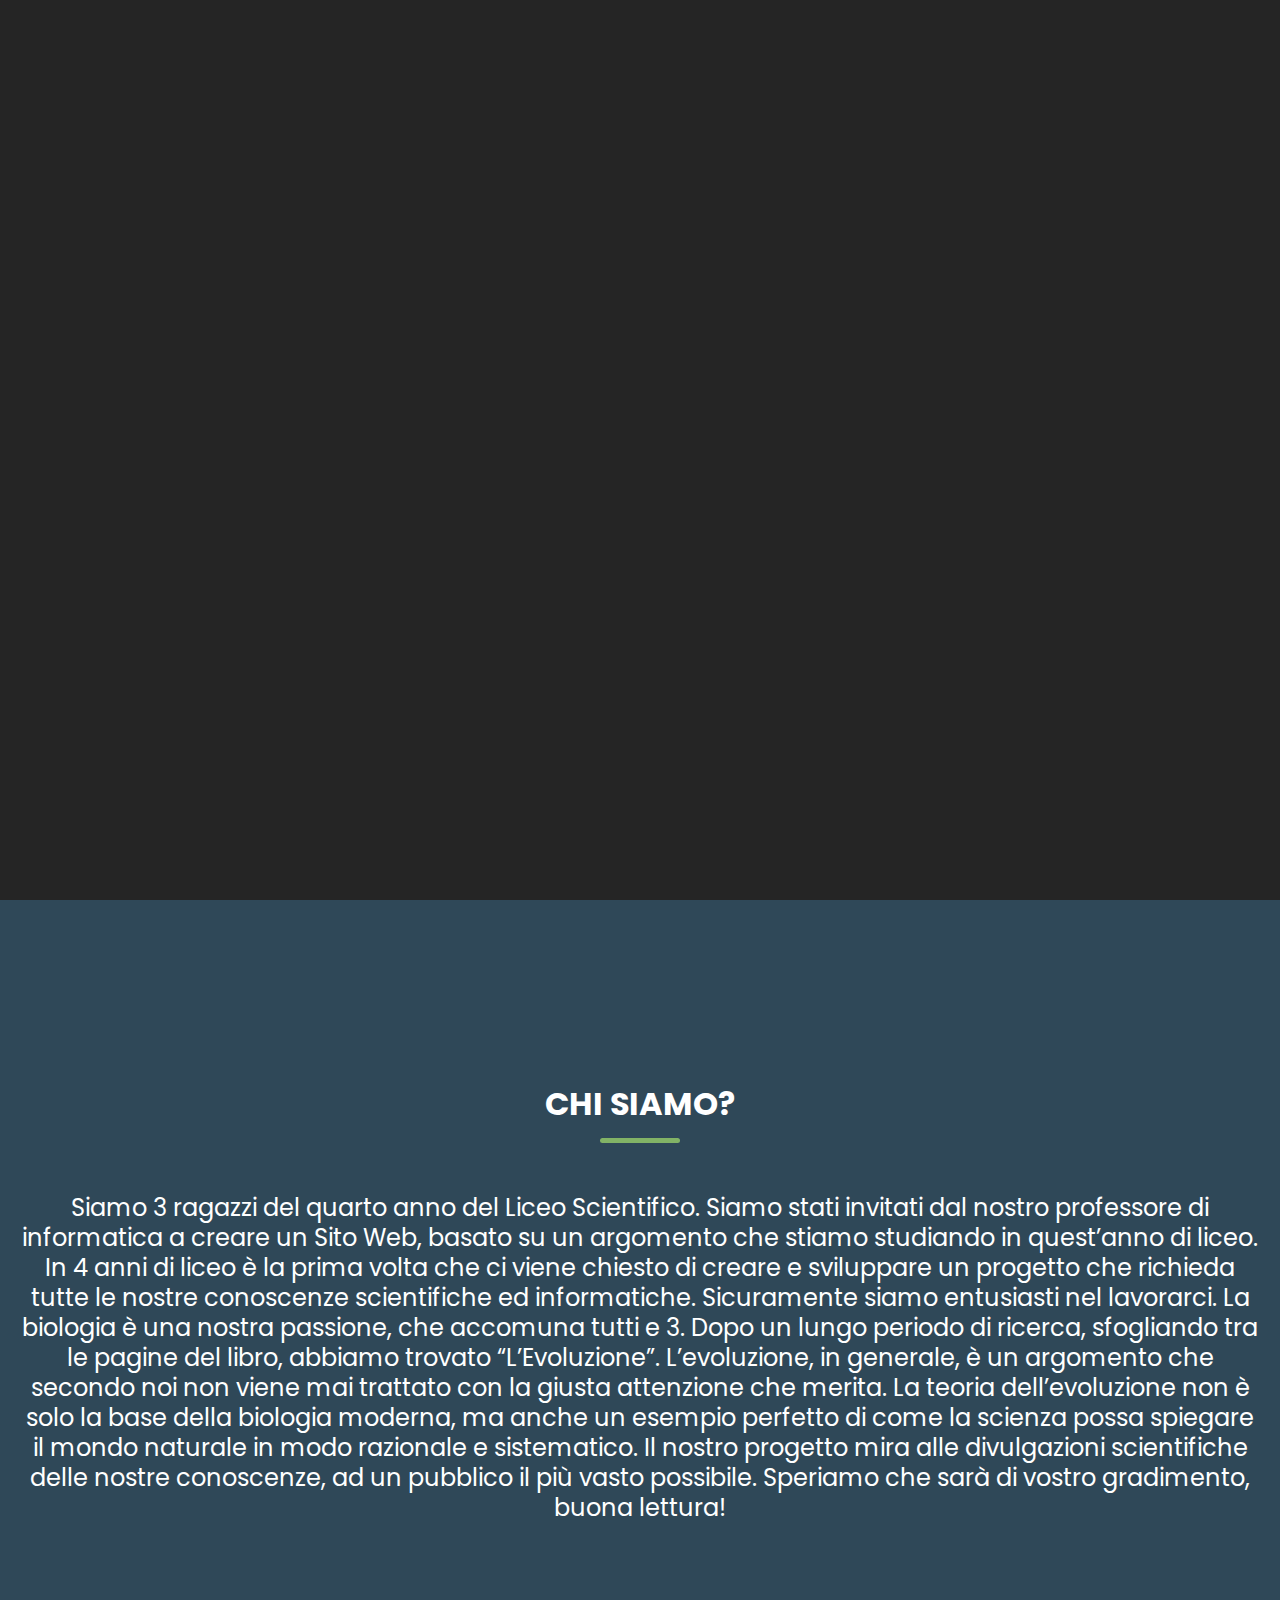
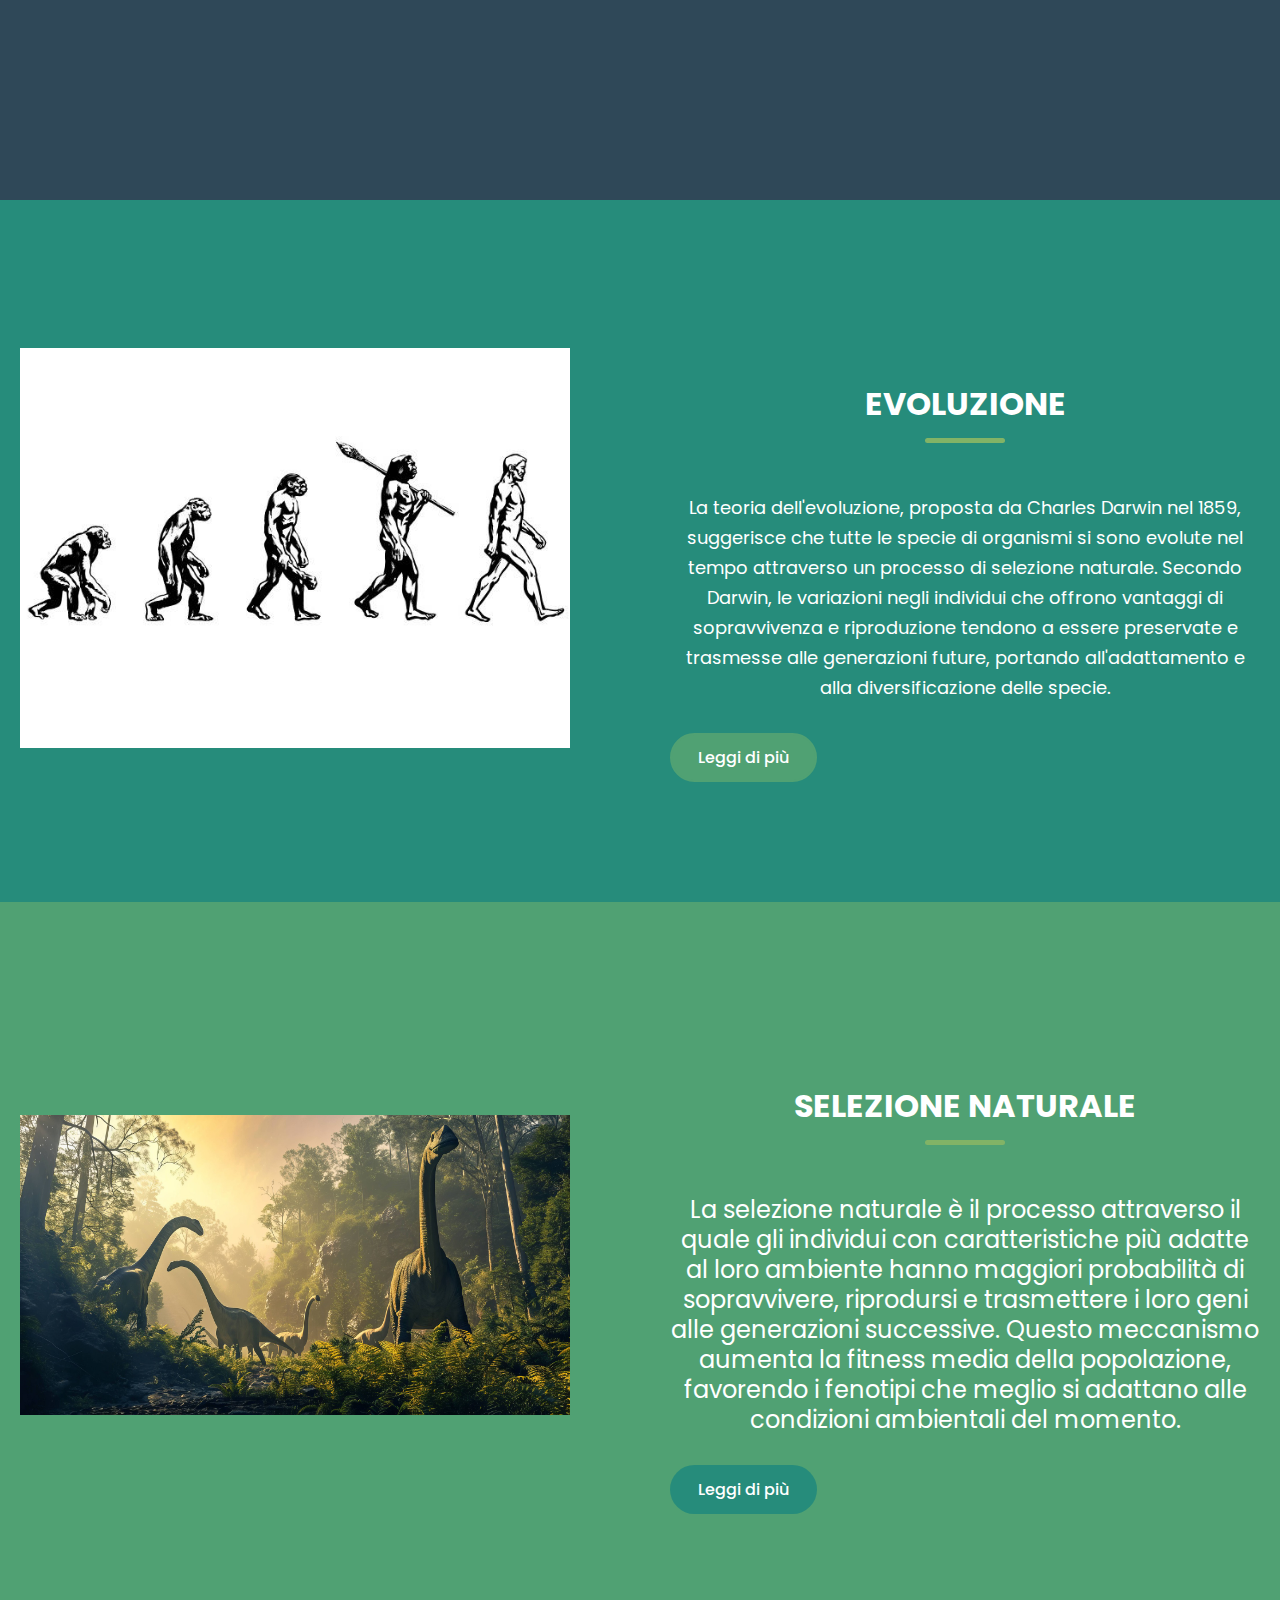
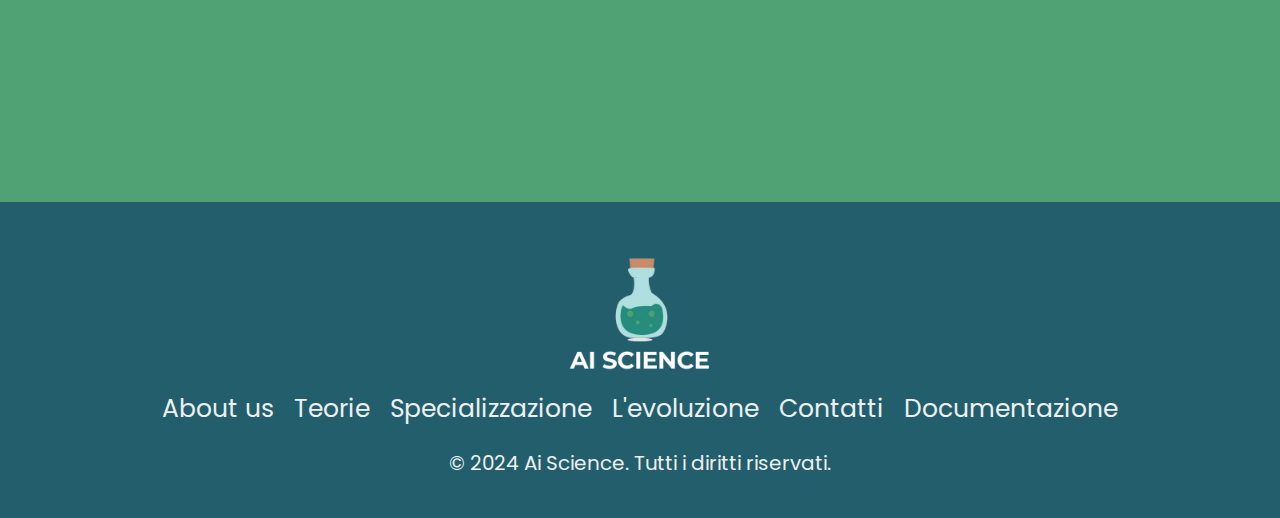
<file: index.html>
<!DOCTYPE html>
<html lang="en">
<head>
    <meta charset="UTF-8">
    <meta name="viewport" content="width=device-width, initial-scale=1.0">
    <title>Home</title>
    <link rel="stylesheet" href="src/style/style.css">
    <link rel="stylesheet" href="https://cdnjs.cloudflare.com/ajax/libs/font-awesome/6.7.1/css/all.min.css">
    <link rel="icon" type="image/png" href="src/logo/icon.png">

</head>
<body>
    <div id="welcome-screen" class="welcome-screen">
        <div class="animation-container">
            <img src="src/logo/logo.png" alt="Logo del sito" class="welcome-logo">
            <h1 class="welcome-text">AI SCIENCE</h1>
        </div>
    </div>

    <header class="header" id="header">
        <nav class="navbar section-content">
            <a href="./index.html" class="nav-logo">
                <img src="src/logo/logo.png" alt="logo" class="logo-img">
            </a>
            <ul class="nav-menu">
                <button id="menu-close-button" class="fas fa-times"></button>

                <li class="nav-item">
                    <a href="src/pages/teorie.html" class="nav-link">Teorie</a>
                </li>
                <li class="nav-item">
                    <a href="src/pages/specializzazione.html" class="nav-link">Speciazione</a>
                </li>
                <li class="nav-item">
                    <a href="src/pages/evoluzione.html" class="nav-link">L'evoluzione</a>
                </li>
                <li class="nav-item">
                    <a href="src/pages/aboutus.html" class="nav-link">About us</a>
                </li>
                <li class="nav-item">
                    <a href="src/pages/contactus.html" class="nav-link">Contatti</a>
                </li>
            </ul>
        <button id="menu-open-button" class="fas fa-bars"></button>
        </nav>
    </header>

    <main>
        <section class="hero-section">
            <div class="section-content">
                <div class="hero-details">
                    <h2 class="title">Ai Science</h2>
                    <h3 class="subtitle"><i>"Non è la più forte delle specie che sopravvive, né la più intelligente, 
                    ma quella più reattiva ai cambiamenti."</i></h3>
                    <p class="description">- Charles Darwin</p>

                    <div class="buttons">
                        <a href="/src/pages/aboutus.html" class="button order-now">About us</a>
                        <a href="/src/pages/contactus.html" class="button contact-us">Contatti</a>
                    </div>
                </div>
                <div class="hero-image-wrapper">
                    <img src="src/images/darwin.jpg" alt="logo" class="hero-image">
                </div>
            </div>
        </section>

        <section class="about-us-section">
            <div class="section-content">
                <div class="about-us-details">
                    <h2 class="section-title">Chi siamo?</h2>
                    <p class="text">Siamo 3 ragazzi del quarto anno del Liceo Scientifico.
                        Siamo stati invitati dal nostro professore di informatica a creare un Sito Web,
                        basato su un argomento che stiamo studiando in quest’anno di liceo. 
                        In 4 anni di liceo è la prima volta che ci viene chiesto di creare e
                         sviluppare un progetto che richieda tutte le nostre conoscenze scientifiche ed 
                         informatiche. Sicuramente siamo entusiasti nel lavorarci. 
                         La biologia è una nostra passione, che accomuna tutti e 3. 
                         Dopo un lungo periodo di ricerca, sfogliando tra le pagine del libro,
                          abbiamo trovato “L’Evoluzione”. L’evoluzione, in generale, è un argomento 
                          che secondo noi non viene mai trattato con la giusta attenzione che merita. 
                          La teoria dell’evoluzione non è solo la base della biologia moderna, 
                          ma anche un esempio perfetto di come la scienza possa spiegare il mondo naturale 
                          in modo razionale e sistematico. Il nostro progetto mira alle divulgazioni
                           scientifiche delle nostre conoscenze, 
                          ad un pubblico il più vasto possibile. 
                          Speriamo che sarà di vostro gradimento, buona lettura!
                    </p>

                </div>
            </div>
        </section>

        <section class="evoluzione-section">
            <div class="section-content">
                <div class="evoluzione-image-wrapper">
                    <img src="src/images/evoluzione.jpg" alt="evoluzione" class="evoluzione-image">
                </div>
                <div class="evoluzione-details">
                    <h2 class="section-title">Evoluzione</h2>
                    <p class="text">La teoria dell'evoluzione, proposta da Charles Darwin nel 1859, suggerisce che tutte le specie di organismi si sono evolute nel tempo attraverso un processo di selezione naturale. Secondo Darwin, le variazioni negli individui che offrono vantaggi di sopravvivenza e riproduzione tendono a essere preservate e trasmesse alle generazioni future, 
                    portando all'adattamento e alla diversificazione delle specie.</p>
                    <div class="buttons">
                        <a href="src/pages/evoluzione.html" class="button read-more">Leggi di più</a>
                    </div>
                </div>
            </div>
        </section>
    <section class="teorie-section">
            <div class="section-content">
                <div class="teorie-image-wrapper">
                    <img src="src/images/teorie.jpg" alt="evoluzione" class="teorie-image">
                </div>  
                <div class="teorie-details">
                    <h2 class="section-title">Selezione Naturale</h2>
                    <p class="text">La selezione naturale è il processo attraverso il quale gli individui con caratteristiche più adatte al loro ambiente hanno maggiori probabilità di sopravvivere, riprodursi e trasmettere i loro geni alle generazioni successive. Questo meccanismo aumenta la fitness media della popolazione, favorendo i fenotipi che meglio si adattano alle condizioni ambientali del momento.</p>
                    <div class="buttons">
                        <a href="src/pages/teorie.html" class="button read-more">Leggi di più</a>
                    </div>
                </div>
            </div>
        </section>
    </main>

    <footer class="foot">
        <div class="div_foot">
          <div style="flex: 0 0 auto">
            <img class="img_foot" src="/src/logo/logo.png">
          </div>
          <div class="div_foot2">
            <a href="/src/pages/aboutus.html" class="link_foot">About us</a>
            <a href="/src/pages/teorie.html" class="link_foot">Teorie</a>
            <a href="/src/pages/specializzazione.html" class="link_foot">Specializzazione</a>
            <a href="#" class="link_foot">L'evoluzione</a>
            <a href="#" class="link_foot">Contatti</a>
            <a href="https://docs.google.com/document/d/1EN3SQuuYUaimPi0lMYYnEhwee9Y2lncWw9fESGaKSg0/edit?usp=sharing"
            class="link_foot">Documentazione</a>
          </div>
        
            <p class="p_foot">&copy; 2024 Ai Science. Tutti i diritti riservati.</p>
          </div>
        </div>
    </footer>



    <script type="module" src="src/script/script.js"></script>

    
</body>
</html>
</file>
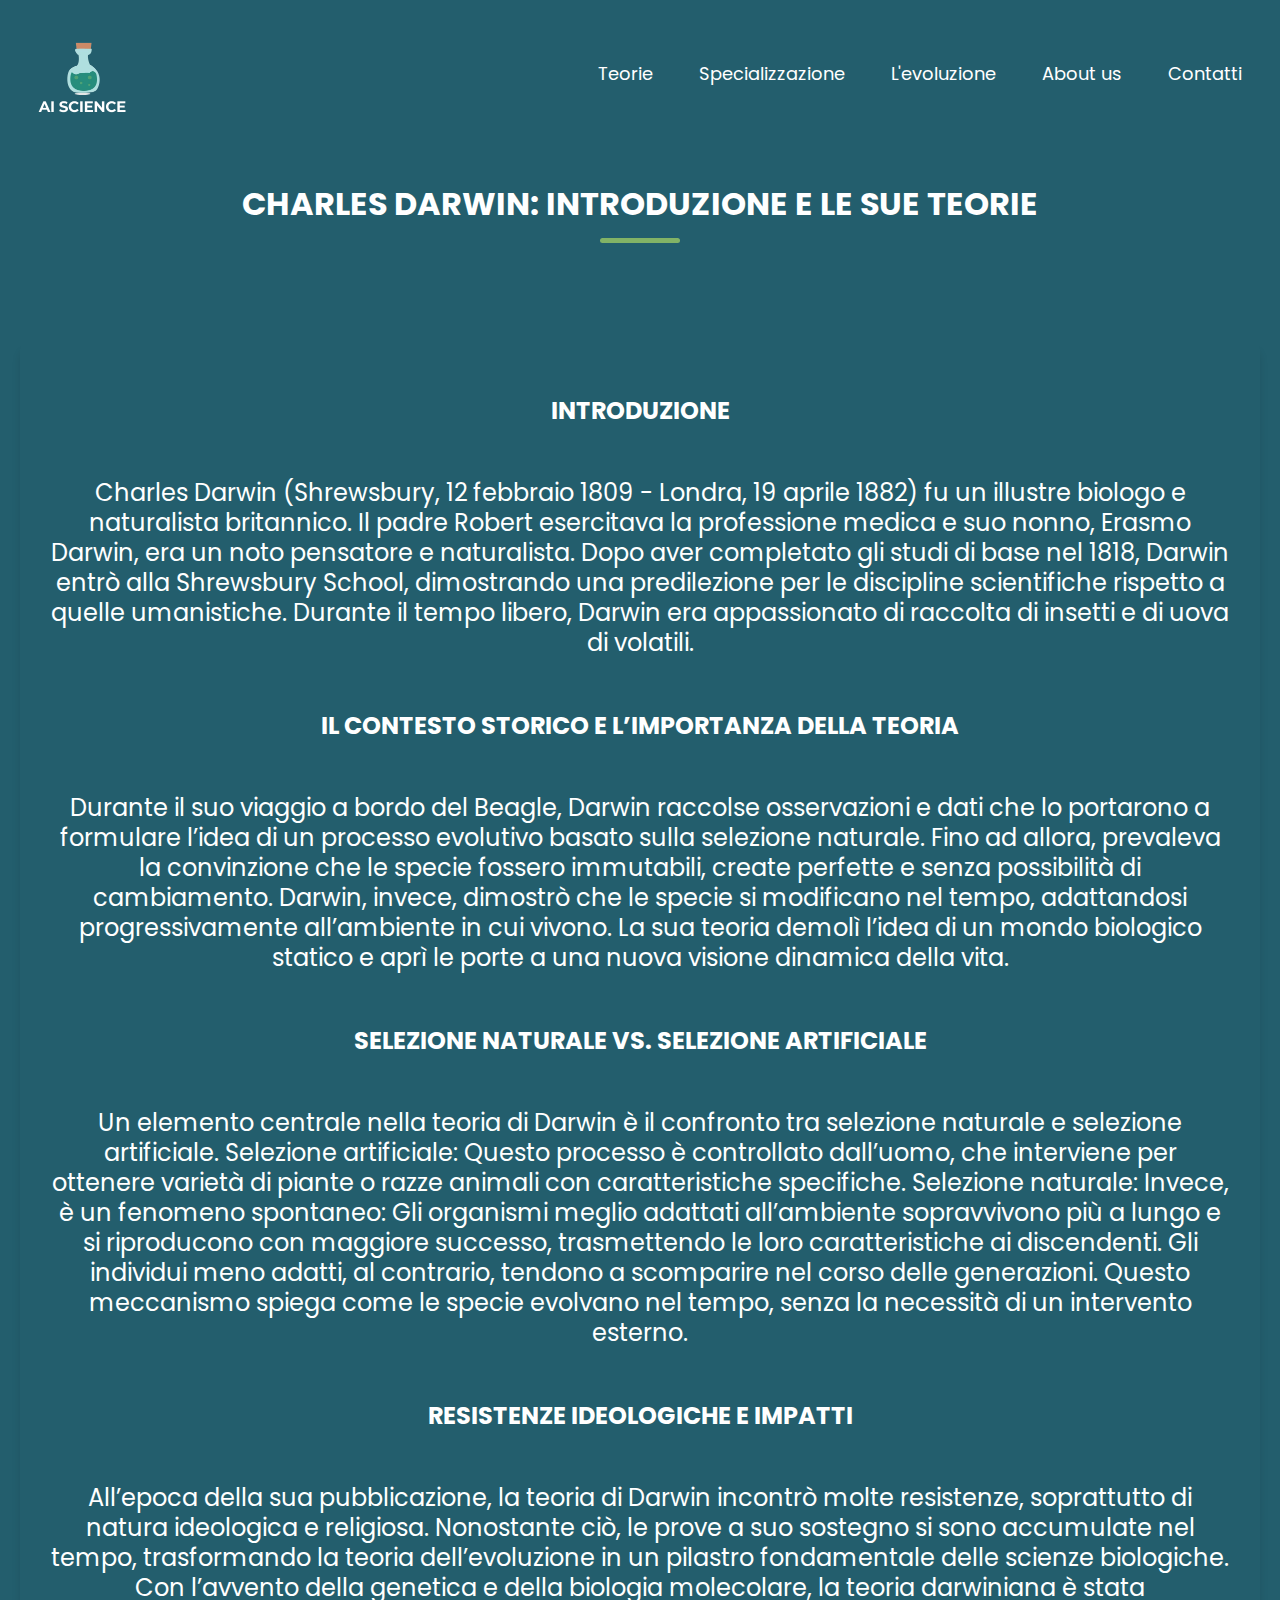
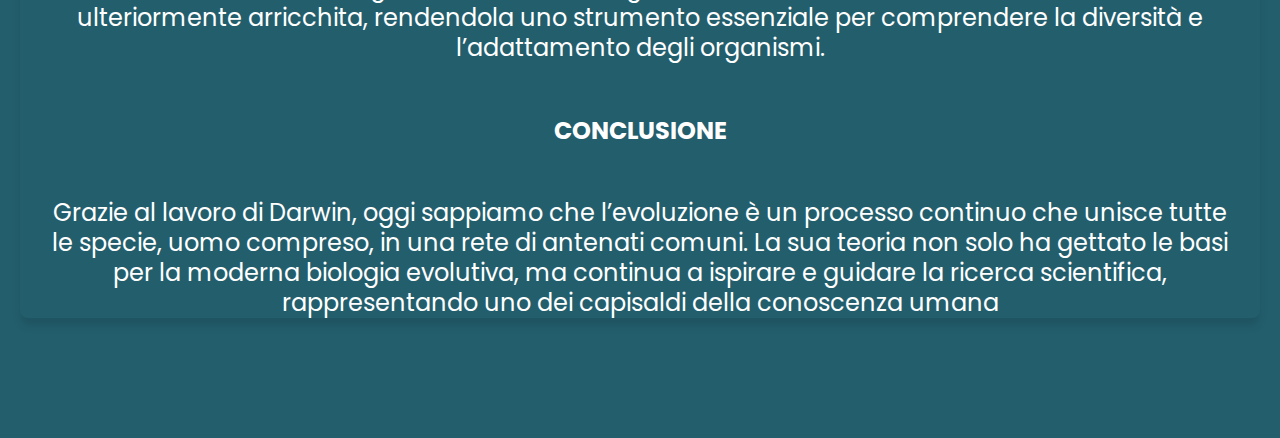
<file: src/pages/charles.html>
<!DOCTYPE html>
<html lang="en">
<head>
    <meta charset="UTF-8">
    <meta name="viewport" content="width=device-width, initial-scale=1.0">
    <title>Charles Darwin</title>
    <link rel="stylesheet" href="../style/style.css">
    <link rel="stylesheet" href="https://cdnjs.cloudflare.com/ajax/libs/font-awesome/6.7.1/css/all.min.css">
    <link rel="icon" type="image/png" href="../logo/icon.png">

</head>
<body>


    <header class="header" id="header">
        <nav class="navbar section-content">
            <a href="../../index.html" class="nav-logo">
                <img src="../logo/logo.png" alt="logo" class="logo-img">
            </a>
            <ul class="nav-menu">
                <button id="menu-close-button" class="fas fa-times"></button>

                <li class="nav-item">
                    <a href="../pages/teorie.html" class="nav-link">Teorie</a>
                </li>
                <li class="nav-item">
                    <a href="" class="nav-link">Specializzazione</a>
                </li>
                <li class="nav-item">
                    <a href="" class="nav-link">L'evoluzione</a>
                </li>
                <li class="nav-item">
                    <a href="" class="nav-link">About us</a>
                </li>
                <li class="nav-item">
                    <a href="" class="nav-link">Contatti</a>
                </li>
            </ul>
        <button id="menu-open-button" class="fas fa-bars"></button>
        </nav>
    </header>

    <main>
    
        <section class="teorie-page-section">
            <div class="section-content">
                <div class="teorie-page-details">
                    <h2 class="section-title">Charles Darwin: introduzione e le sue teorie</h2>
                    <div class="content">
                        <h3 class="section-subtitle">Introduzione</h3>
                        <p class="text">Charles Darwin (Shrewsbury, 12 febbraio 1809 - Londra, 19 aprile 1882) fu un illustre biologo e naturalista britannico. Il padre Robert esercitava la professione medica e suo nonno, Erasmo Darwin, era un noto pensatore e naturalista. Dopo aver completato gli studi di base nel 1818, Darwin entrò alla Shrewsbury School, dimostrando una predilezione per le discipline scientifiche rispetto a quelle umanistiche. Durante il tempo libero, Darwin era appassionato di raccolta di insetti e di uova di volatili. </p>

                        <h3 class="section-subtitle">Il contesto storico e l’importanza della teoria</h3>
                        <p class="text">Durante il suo viaggio a bordo del Beagle, Darwin raccolse osservazioni e dati che lo portarono a formulare l’idea di un processo evolutivo basato sulla selezione naturale. Fino ad allora, prevaleva la convinzione che le specie fossero immutabili, create perfette e senza possibilità di cambiamento. Darwin, invece, dimostrò che le specie si modificano nel tempo, adattandosi progressivamente all’ambiente in cui vivono. La sua teoria demolì l’idea di un mondo biologico statico e aprì le porte a una nuova visione dinamica della vita.</p>
                        
                        <h3 class="section-subtitle">Selezione naturale vs. selezione artificiale</h3>
                        <p class="text">Un elemento centrale nella teoria di Darwin è il confronto tra selezione naturale e selezione artificiale.
                            Selezione artificiale: Questo processo è controllato dall’uomo, che interviene per ottenere varietà di piante o razze animali con caratteristiche specifiche.
                            Selezione naturale: Invece, è un fenomeno spontaneo:
                            Gli organismi meglio adattati all’ambiente sopravvivono più a lungo e si riproducono con maggiore successo, trasmettendo le loro caratteristiche ai discendenti.
                            Gli individui meno adatti, al contrario, tendono a scomparire nel corso delle generazioni.
                            Questo meccanismo spiega come le specie evolvano nel tempo, senza la necessità di un intervento esterno.
                        </p>
                        <h3 class="section-subtitle">Resistenze ideologiche e impatti</h3>
                        <p class="text">All’epoca della sua pubblicazione, la teoria di Darwin incontrò molte resistenze, soprattutto di natura ideologica e religiosa. Nonostante ciò, le prove a suo sostegno si sono accumulate nel tempo, trasformando la teoria dell’evoluzione in un pilastro fondamentale delle scienze biologiche. Con l’avvento della genetica e della biologia molecolare, la teoria darwiniana è stata ulteriormente arricchita, rendendola uno strumento essenziale per comprendere la diversità e l’adattamento degli organismi.</p>
                        <h3 class="section-subtitle">Conclusione</h3>
                        <p class="text">Grazie al lavoro di Darwin, oggi sappiamo che l’evoluzione è un processo continuo che unisce tutte le specie, uomo compreso, in una rete di antenati comuni. La sua teoria non solo ha gettato le basi per la moderna biologia evolutiva, ma continua a ispirare e guidare la ricerca scientifica, rappresentando uno dei capisaldi della conoscenza umana</p>
                    </div> 
                </div>
            </div>
        </section>
    </main>



    <script type="module" src="../script/script.js"></script>

    
</body>
</html>
</file>
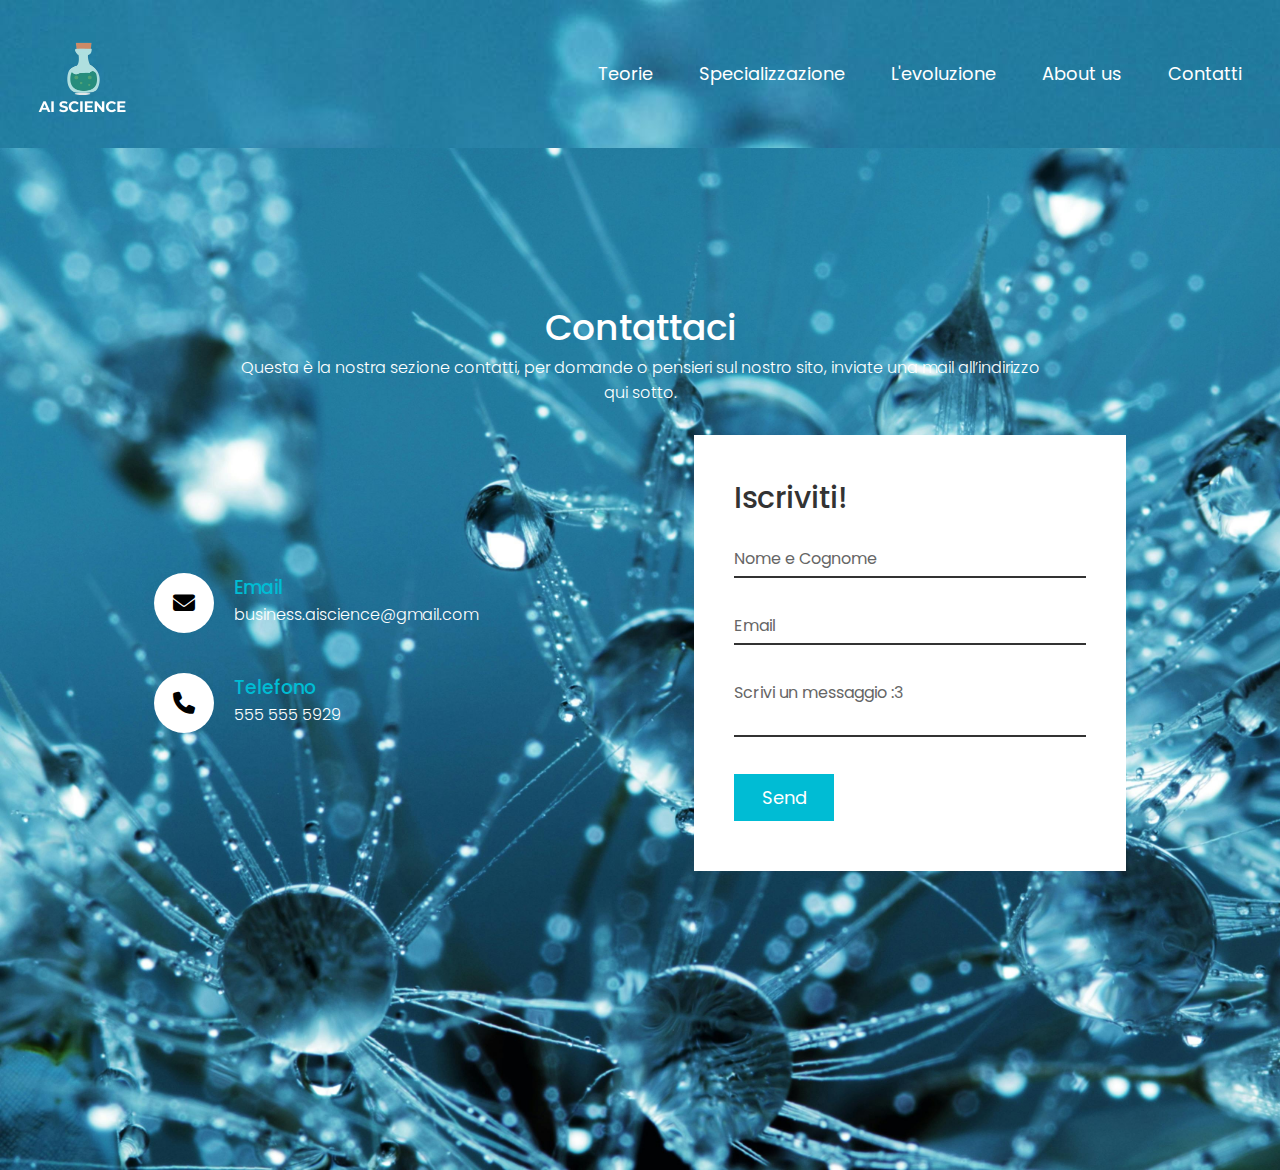
<file: src/pages/contactus.html>
<!DOCTYPE html>
<html lang="en">
<head>
    <meta charset="UTF-8">
    <meta name="viewport" content="width=device-width, initial-scale=1.0">
    <title>Contact us</title>
    <link rel="stylesheet" href="../style/style.css">
    <link rel="stylesheet" href="https://cdnjs.cloudflare.com/ajax/libs/font-awesome/6.7.1/css/all.min.css">
    <link rel="icon" type="image/png" href="../logo/icon.png">

</head>
<body>

    <header class="header" id="header-contact">
        <nav class="navbar section-content">
            <a href="../../index.html" class="nav-logo">
                <img src="../logo/logo.png" alt="logo" class="logo-img">
            </a>
            <ul class="nav-menu">
                <button id="menu-close-button" class="fas fa-times"></button>

                <li class="nav-item">
                    <a href="src/pages/teorie.html" class="nav-link">Teorie</a>
                </li>
                <li class="nav-item">
                    <a href="" class="nav-link">Specializzazione</a>
                </li>
                <li class="nav-item">
                    <a href="" class="nav-link">L'evoluzione</a>
                </li>
                <li class="nav-item">
                    <a href="" class="nav-link">About us</a>
                </li>
                <li class="nav-item">
                    <a href="" class="nav-link">Contatti</a>
                </li>
            </ul>
        <button id="menu-open-button" class="fas fa-bars"></button>
        </nav>
    </header>
    <section class="contacts">
        <div class="contents">
            <h2>Contattaci</h2>
            <p>Questa è la nostra sezione contatti, per domande o pensieri sul nostro sito, inviate una mail all’indirizzo qui sotto.</p>
        </div>
        <div class="containers">
            <div class="contactInfo">

                <div class="box">
                    <div class="icon">
                        <i class="fa fa-envelope" aria-hidden="true"></i>
                    </div>
                    <div class="text">
                        <h3>Email</h3>
                        <p>business.aiscience@gmail.com</p>
                    </div>
                </div>
                <div class="box">
                    <div class="icon">
                        <i class="fa fa-phone" aria-hidden="true"></i>
                    </div>
                    <div class="text">
                        <h3>Telefono</h3>
                        <p>555 555 5929</p>
                    </div>
                </div>
            </div>
            <div class="contactForm">
                <form>
                    <h2>Iscriviti!</h2>
                    <div class="inputBox">
                        <input type="text" name="nome" required="required">
                         <span>Nome e Cognome</span>
                    </div>
                    <div class="inputBox">
                        <input type="email" name="email" required="required">
                         <span>Email</span>
                    </div>
                    <div class="inputBox">
                        <textarea required="required"></textarea>
                         <span>Scrivi un messaggio :3</span>
                    </div>
                    <div class="inputBox">
                        <input type="submit" name="" value="Send">
                    </div>
                </form>
            </div>
        </div>
    </section>
</body>
</html>
</file>
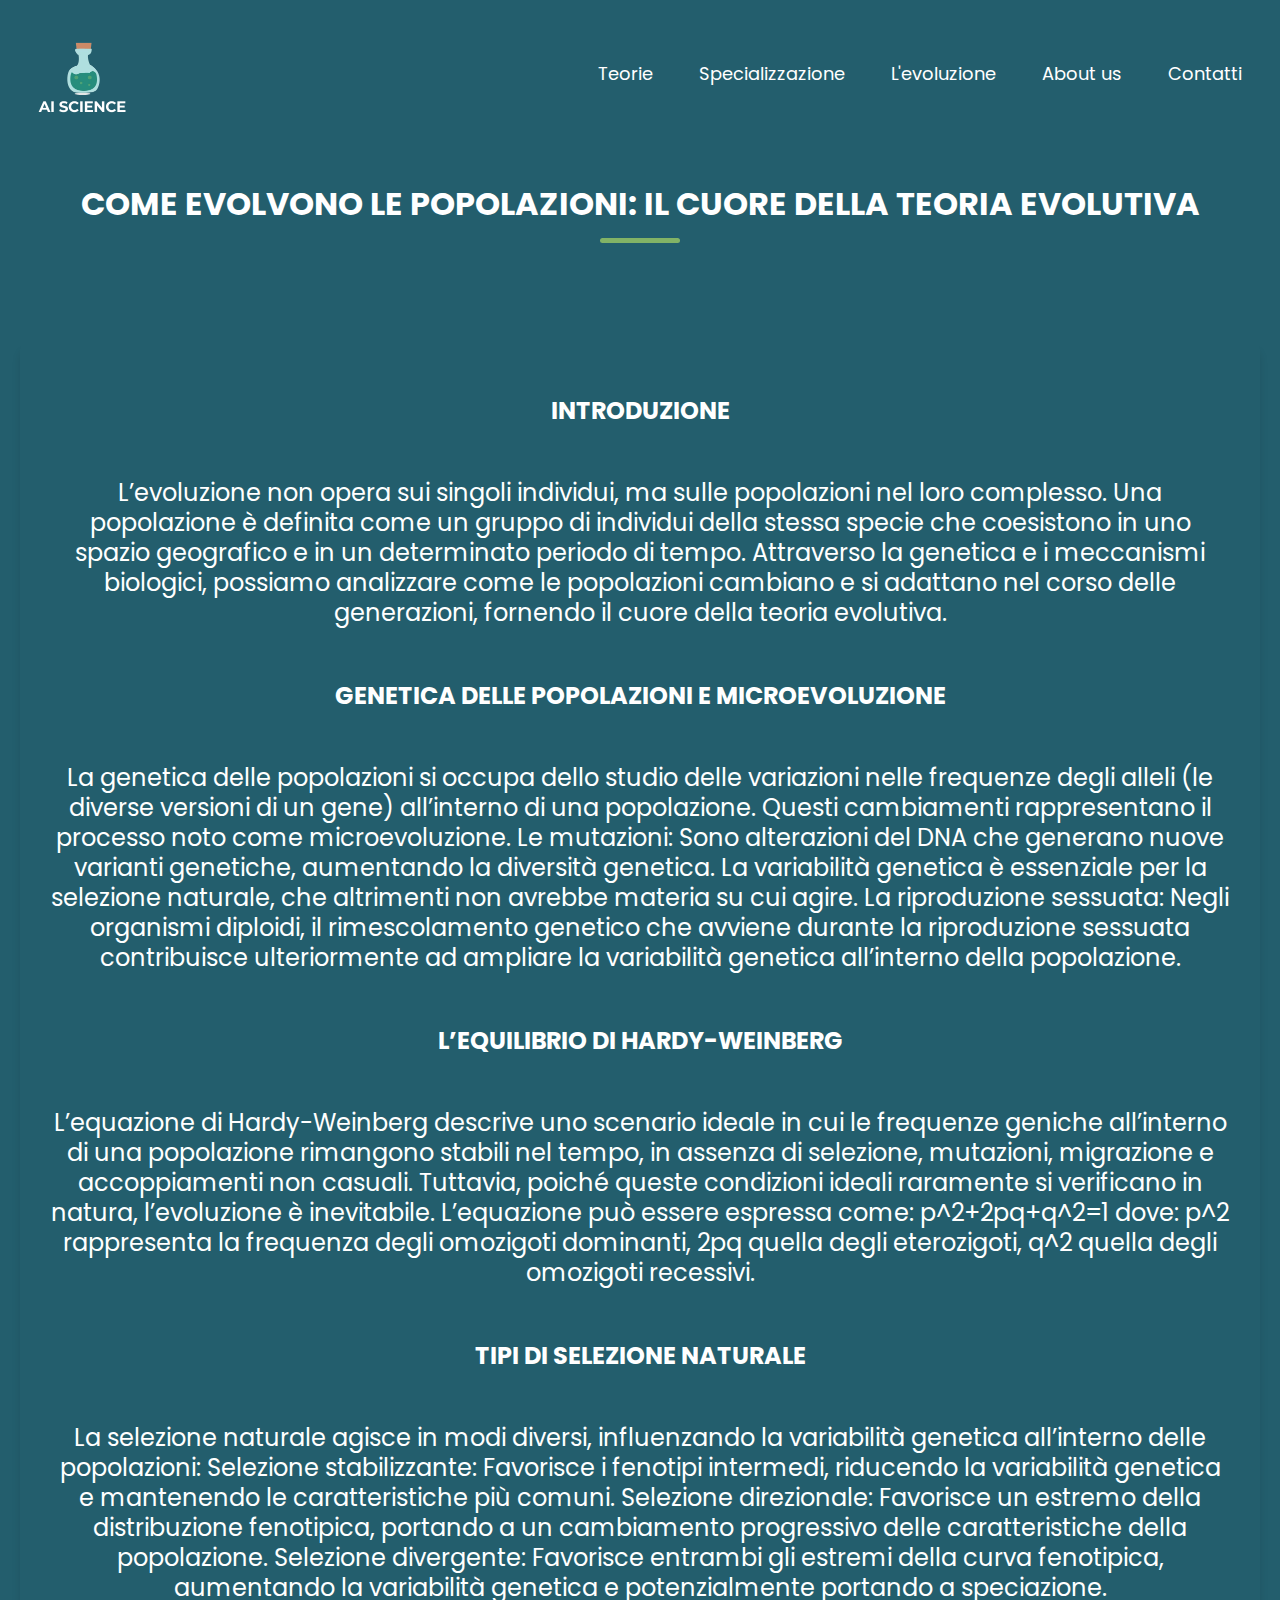
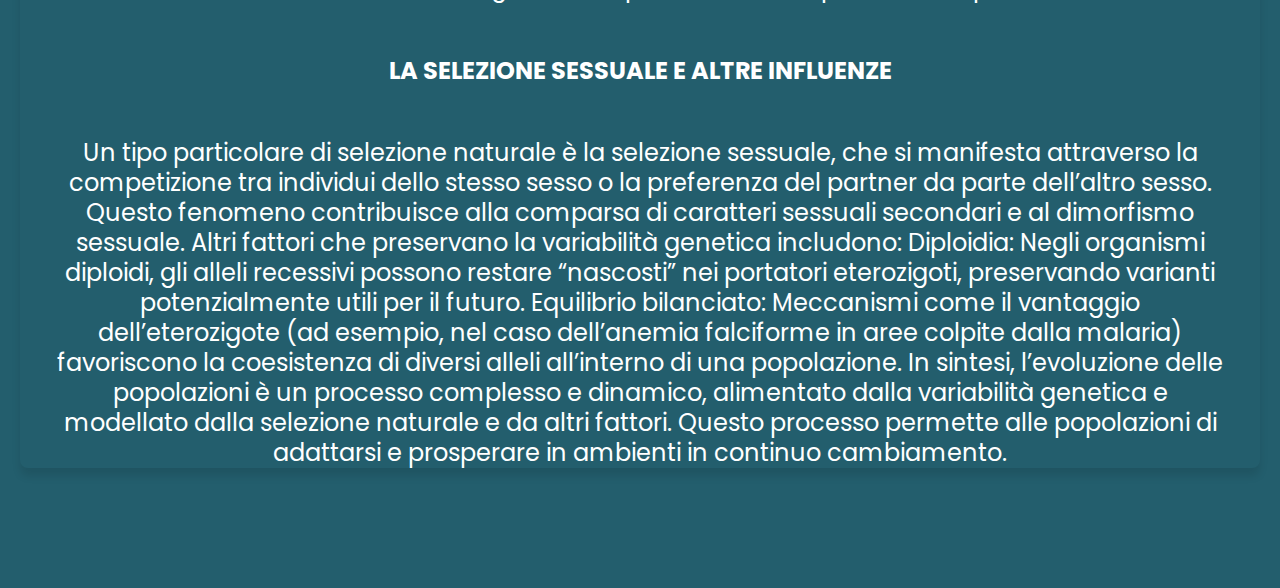
<file: src/pages/hardy.html>
<!DOCTYPE html>
<html lang="en">
<head>
    <meta charset="UTF-8">
    <meta name="viewport" content="width=device-width, initial-scale=1.0">
    <title>Hardy-Weinberg: introduzione e la teoria evolutiva</title>
    <link rel="stylesheet" href="../style/style.css">
    <link rel="stylesheet" href="https://cdnjs.cloudflare.com/ajax/libs/font-awesome/6.7.1/css/all.min.css">
    <link rel="icon" type="image/png" href="../logo/icon.png">

</head>
<body>


    <header class="header" id="header">
        <nav class="navbar section-content">
            <a href="../../index.html" class="nav-logo">
                <img src="../logo/logo.png" alt="logo" class="logo-img">
            </a>
            <ul class="nav-menu">
                <button id="menu-close-button" class="fas fa-times"></button>

                <li class="nav-item">
                    <a href="../pages/teorie.html" class="nav-link">Teorie</a>
                </li>
                <li class="nav-item">
                    <a href="" class="nav-link">Specializzazione</a>
                </li>
                <li class="nav-item">
                    <a href="" class="nav-link">L'evoluzione</a>
                </li>
                <li class="nav-item">
                    <a href="" class="nav-link">About us</a>
                </li>
                <li class="nav-item">
                    <a href="" class="nav-link">Contatti</a>
                </li>
            </ul>
        <button id="menu-open-button" class="fas fa-bars"></button>
        </nav>
    </header>

    <main>
    
        <section class="teorie-page-section">
            <div class="section-content">
                <div class="teorie-page-details">
                    <h2 class="section-title">Come evolvono le popolazioni: il cuore della teoria evolutiva</h2>
                    <div class="content">
                        <h3 class="section-subtitle">Introduzione</h3>
                        <p class="text">L’evoluzione non opera sui singoli individui, ma sulle popolazioni nel loro complesso. Una popolazione è definita come un gruppo di individui della stessa specie che coesistono in uno spazio geografico e in un determinato periodo di tempo. Attraverso la genetica e i meccanismi biologici, possiamo analizzare come le popolazioni cambiano e si adattano nel corso delle generazioni, fornendo il cuore della teoria evolutiva.</p>

                        <h3 class="section-subtitle">Genetica delle popolazioni e microevoluzione</h3>
                        <p class="text">La genetica delle popolazioni si occupa dello studio delle variazioni nelle frequenze degli alleli (le diverse versioni di un gene) all’interno di una popolazione. Questi cambiamenti rappresentano il processo noto come microevoluzione.
                            Le mutazioni: Sono alterazioni del DNA che generano nuove varianti genetiche, aumentando la diversità genetica. La variabilità genetica è essenziale per la selezione naturale, che altrimenti non avrebbe materia su cui agire.
                            La riproduzione sessuata: Negli organismi diploidi, il rimescolamento genetico che avviene durante la riproduzione sessuata contribuisce ulteriormente ad ampliare la variabilità genetica all’interno della popolazione.</p>
                        
                        <h3 class="section-subtitle">L’equilibrio di Hardy-Weinberg</h3>
                        <p class="text">L’equazione di Hardy-Weinberg descrive uno scenario ideale in cui le frequenze geniche all’interno di una popolazione rimangono stabili nel tempo, in assenza di selezione, mutazioni, migrazione e accoppiamenti non casuali. Tuttavia, poiché queste condizioni ideali raramente si verificano in natura, l’evoluzione è inevitabile.
                            L’equazione può essere espressa come:
                            p^2+2pq+q^2=1
                            dove:
                            p^2 rappresenta la frequenza degli omozigoti dominanti,
                            2pq quella degli eterozigoti,
                            q^2 quella degli omozigoti recessivi.
                            
                        </p>
                        <h3 class="section-subtitle">Tipi di selezione naturale</h3>
                        <p class="text">La selezione naturale agisce in modi diversi, influenzando la variabilità genetica all’interno delle popolazioni:
                            Selezione stabilizzante: Favorisce i fenotipi intermedi, riducendo la variabilità genetica e mantenendo le caratteristiche più comuni.
                            Selezione direzionale: Favorisce un estremo della distribuzione fenotipica, portando a un cambiamento progressivo delle caratteristiche della popolazione.
                            Selezione divergente: Favorisce entrambi gli estremi della curva fenotipica, aumentando la variabilità genetica e potenzialmente portando a speciazione.</p>
                        <h3 class="section-subtitle">La selezione sessuale e altre influenze</h3>
                        <p class="text">Un tipo particolare di selezione naturale è la selezione sessuale, che si manifesta attraverso la competizione tra individui dello stesso sesso o la preferenza del partner da parte dell’altro sesso. Questo fenomeno contribuisce alla comparsa di caratteri sessuali secondari e al dimorfismo sessuale.
                            Altri fattori che preservano la variabilità genetica includono:
                            Diploidia: Negli organismi diploidi, gli alleli recessivi possono restare “nascosti” nei portatori eterozigoti, preservando varianti potenzialmente utili per il futuro.
                            Equilibrio bilanciato: Meccanismi come il vantaggio dell’eterozigote (ad esempio, nel caso dell’anemia falciforme in aree colpite dalla malaria) favoriscono la coesistenza di diversi alleli all’interno di una popolazione.
                            In sintesi, l’evoluzione delle popolazioni è un processo complesso e dinamico, alimentato dalla variabilità genetica e modellato dalla selezione naturale e da altri fattori. Questo processo permette alle popolazioni di adattarsi e prosperare in ambienti in continuo cambiamento.
                            </p>
                    </div> 
                </div>
            </div>
        </section>
    </main>



    <script type="module" src="../script/script.js"></script>

    
</body>
</html>
</file>
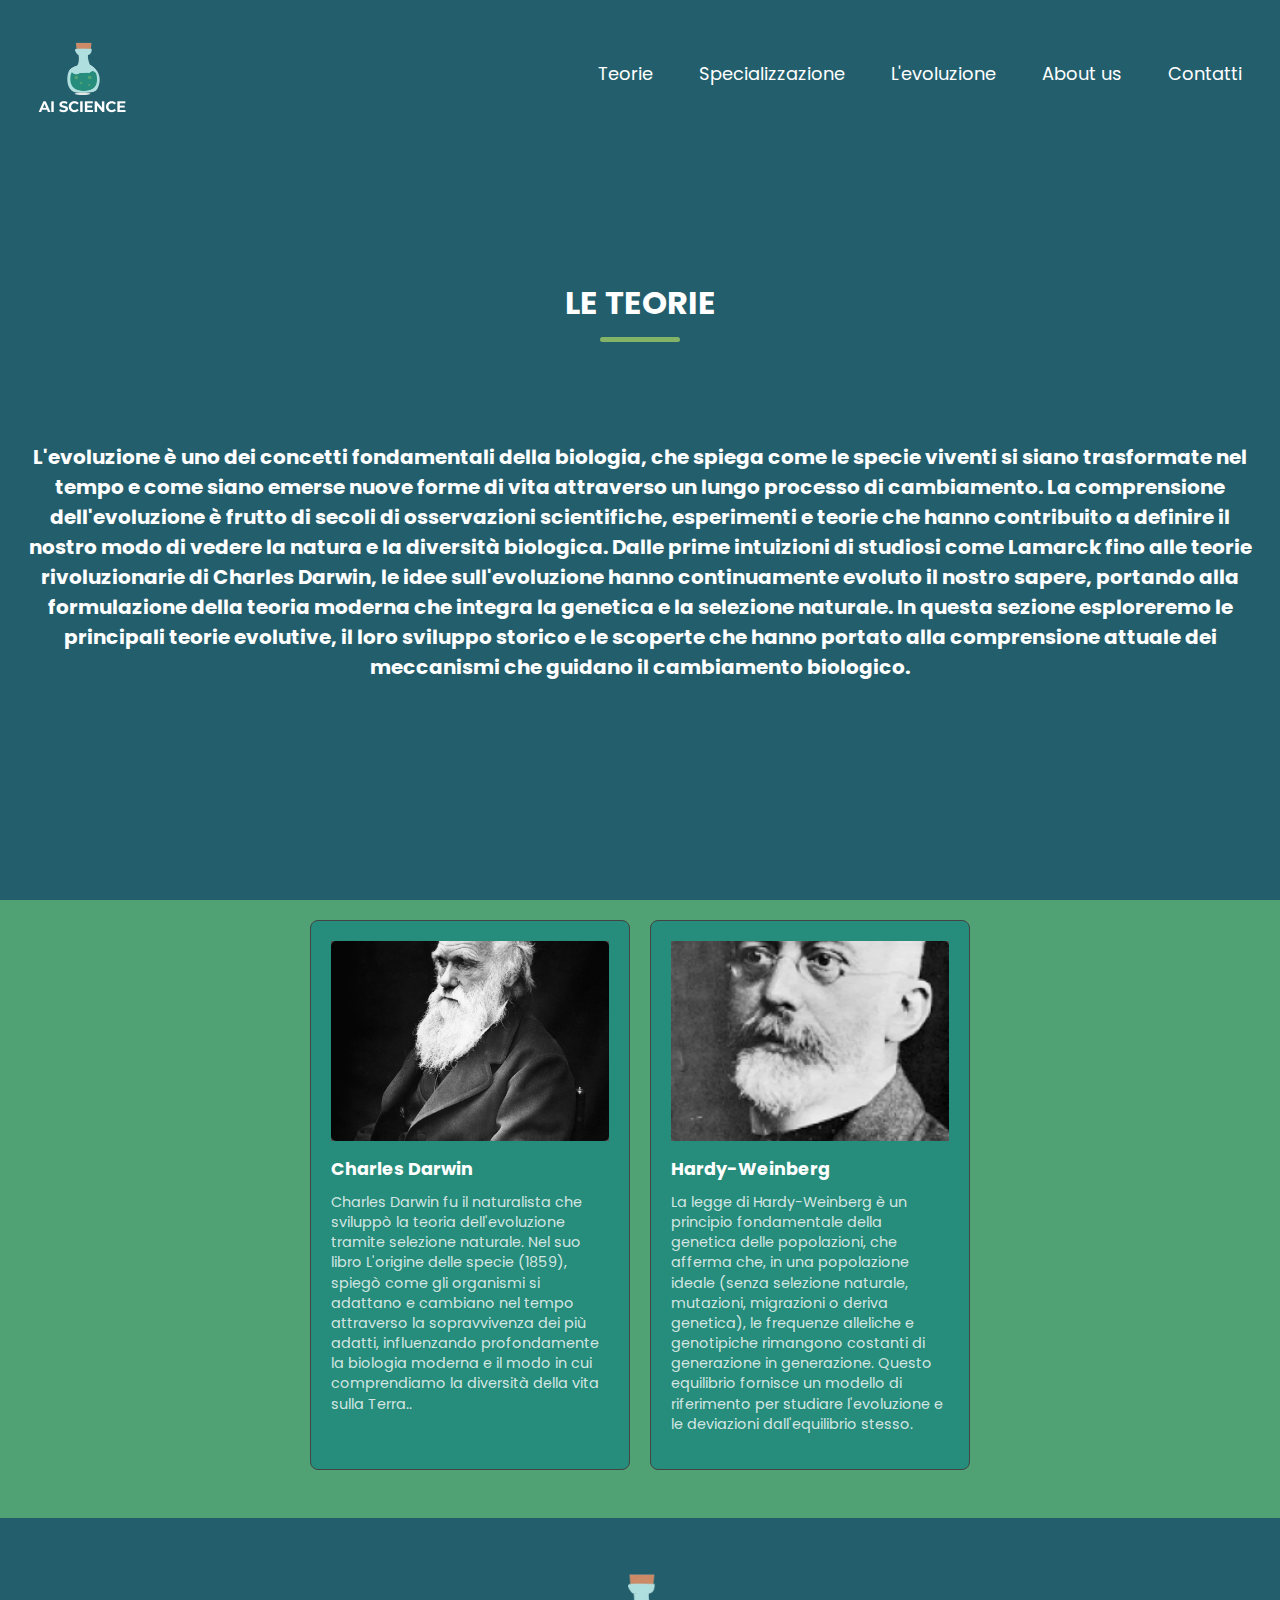
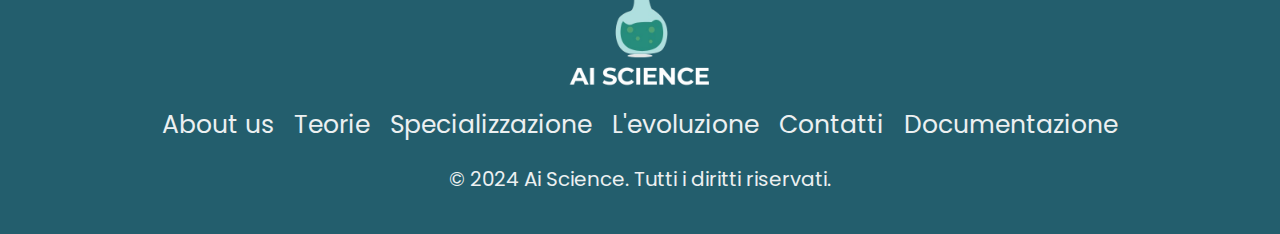
<file: src/pages/teorie.html>
<!DOCTYPE html>
<html lang="en">
<head>
    <meta charset="UTF-8">
    <meta name="viewport" content="width=device-width, initial-scale=1.0">
    <title>Teorie</title>
    <link rel="stylesheet" href="../style/style.css">
    <link rel="stylesheet" href="https://cdnjs.cloudflare.com/ajax/libs/font-awesome/6.7.1/css/all.min.css">
    <link rel="icon" type="image/png" href="../logo/icon.png">

</head>

<body>

    <header class="header" id="header">
        <nav class="navbar section-content">
            <a href="../../index.html" class="nav-logo">
                <img src="../logo/logo.png" alt="logo" class="logo-img">
            </a>
            <ul class="nav-menu">
                <button id="menu-close-button" class="fas fa-times"></button>

                <li class="nav-item">
                    <a href="src/pages/teorie.html" class="nav-link">Teorie</a>
                </li>
                <li class="nav-item">
                    <a href="" class="nav-link">Specializzazione</a>
                </li>
                <li class="nav-item">
                    <a href="" class="nav-link">L'evoluzione</a>
                </li>
                <li class="nav-item">
                    <a href="" class="nav-link">About us</a>
                </li>
                <li class="nav-item">
                    <a href="" class="nav-link">Contatti</a>
                </li>
            </ul>
        <button id="menu-open-button" class="fas fa-bars"></button>
        </nav>
    </header>

    <main>
        <section class="hero-section">
            <div class="section-content">
                <div class="hero-details">
                    <h2 class="section-title">LE TEORIE</h2>
                    <h3 style="font-size: 1.25em; text-align: center;" >L'evoluzione è uno dei concetti fondamentali della biologia, che spiega come le specie viventi si siano trasformate nel tempo e come siano emerse nuove forme di vita attraverso un lungo processo di cambiamento. La comprensione dell'evoluzione è frutto di secoli di osservazioni scientifiche, esperimenti e teorie che hanno contribuito a definire il nostro modo di vedere la natura e la diversità biologica. Dalle prime intuizioni di studiosi come Lamarck fino alle teorie rivoluzionarie di Charles Darwin, le idee sull'evoluzione hanno continuamente evoluto il nostro sapere, portando alla formulazione della teoria moderna che integra la genetica e la selezione naturale. In questa sezione esploreremo le principali teorie evolutive, il loro sviluppo storico e le scoperte che hanno portato alla comprensione attuale dei meccanismi che guidano il cambiamento biologico.</h3>
                </div>
            </div>
        </section>

        <section class="seconda-sezione">
            <div class="card-container">
                <a href="../pages/charles.html"><div class="card">
                    <div class="image-placeholder"><img src="../images/darwin.jpg" width="320" height="200" alt=""></div>
                    <h3>Charles Darwin</h3>
                    <p>Charles Darwin fu il naturalista che sviluppò la teoria dell'evoluzione tramite selezione naturale. Nel suo libro L'origine delle specie (1859), spiegò come gli organismi si adattano e cambiano nel tempo attraverso la sopravvivenza dei più adatti, influenzando profondamente la biologia moderna e il modo in cui comprendiamo la diversità della vita sulla Terra..</p>
                </div></a>
                <a href="../pages/hardy.html"><div class="card">
                    <div class="image-placeholder"><img src="../images/handy.png" width="320" height="200" alt=""></div>
                    <h3>Hardy-Weinberg</h3>
                    <p>La legge di Hardy-Weinberg è un principio fondamentale della genetica delle popolazioni, che afferma che, in una popolazione ideale (senza selezione naturale, mutazioni, migrazioni o deriva genetica), le frequenze alleliche e genotipiche rimangono costanti di generazione in generazione. Questo equilibrio fornisce un modello di riferimento per studiare l'evoluzione e le deviazioni dall'equilibrio stesso.</p>
                </div></a>
        
            </div>
        </section>

        
   
    </main>

    <footer class="foot">
        <div class="div_foot">
          <div style="flex: 0 0 auto">
            <img class="img_foot" src="/src/logo/logo.png">
          </div>
          <div class="div_foot2">
            <a href="/src/pages/aboutus.html" class="link_foot">About us</a>
            <a href="/src/pages/teorie.html" class="link_foot">Teorie</a>
            <a href="/src/pages/specializzazione.html" class="link_foot">Specializzazione</a>
            <a href="#" class="link_foot">L'evoluzione</a>
            <a href="#" class="link_foot">Contatti</a>
            <a href="https://docs.google.com/document/d/1EN3SQuuYUaimPi0lMYYnEhwee9Y2lncWw9fESGaKSg0/edit?usp=sharing"
            class="link_foot">Documentazione</a>
          </div>
        
            <p class="p_foot">&copy; 2024 Ai Science. Tutti i diritti riservati.</p>
          </div>
        </div>
    </footer>



    <script type="module" src="../script/script.js"></script>

    
</body>
</html>
</file>
<file: src/style/style.css>
@import url('https://fonts.googleapis.com/css2?family=Miniver&family=Poppins:ital,wght@0,400;0,500;0,600;0,700;1,400&display=swap');

*{
    margin: 0;
    padding: 0;
    box-sizing: border-box;
    font-family: "Poppins", sans-serif;
}


:root {
    --white-color: #fff;
    --dark-color: #252525;
    --light-green: #82b366;
    --primary-color: #50a173;
    --secondary-color: #268c7b;
    --blue-color: #235e6d;
    --darkerblue-color: #2f4858;


    --medium-gray-color: #ccc;

    --font-size-s: 0.9rem;
    --font-size-n: 1rem;
    --font-size-m: 1.12rem;
    --font-size-l: 1.5rem;
    --font-size-xl: 2rem;
    --font-size-xxl: 2.3rem;

    --font-weight-normal: 400;
    --font-weight-medium: 500;
    --font-weight-semibold: 600;
    --font-weight-bold: 700;

    --border-radius-s: 8px;
    --border-radius-m: 30px;
    --border-radius-circle: 50%;

    --size-max-width: 1300px;
}

ul{
    list-style: none;
}

a{
    text-decoration: none;
}

button{
    cursor: pointer;
    border: none;
    background: none;
}

img{
    width: 100%;
}

.container{
    margin: 100px 0 0 200;
    width: 70%;
    height: 450px;
    display: flex;
    justify-content: center;
    gap: 10px;
}

.container img{
    width: 75%;
    height: 100%;
    object-fit: cover;
    border-radius:10px;
    border: 2px solid rgba(255, 255, 255,0.684);
    transition: all ease-in-out 0.5s;
}

.container img:hover{
    width: 100%;

}

.card-container {
    display: flex;
    flex-wrap: wrap;
    gap: 20px;
    padding: 20px;
    padding-bottom: 3em;
    justify-content: center;
}

.card {
    border: 1px solid #444;
    border-radius: 8px;
    width: 320px;
    height: 550px;
    padding: 20px;
    text-align: left;
    display: flex;
    flex-direction: column;
    justify-content: flex-start;
    margin-top: 0;
    margin-bottom: 0;
    margin-left: 0;
    margin-right: 0;
}

.seconda-sezione .card-container{
    background: var(--primary-color);
}

.card{
    background: var(--secondary-color)
}


.image-placeholder {
    background-color: #555;
    color: rgba(255, 255, 255, 0.7);
    display: flex;
    justify-content: center;
    align-items: center;
    font-size: 1.2em;
    margin-bottom: 15px;
}

/* Aggiungi le immagini adattandole al contenitore */
.card img {
    width: 100%; /* Imposta la larghezza dell'immagine al 100% del contenitore */
    height: 200px; /* Imposta un'altezza fissa */
    object-fit: cover; /* Mantieni il rapporto di aspetto senza distorcere l'immagine */
    border-radius: 5px; /* Rende i bordi dell'immagine arrotondati */
}

.card h3 {
    font-size: 1.1em;
    margin-bottom: 10px;
    color: white;
}

.card p {
    font-size: 0.9em;
    line-height: 1.4;
    color: rgba(255, 255, 255, 0.8);
}
.section-content{
    margin: 0 auto;
    padding: 0 20px;
    max-width: var(--size-max-width);
}

.section-title{
    text-align: center;
    padding: 60px 0 100px;
    text-transform: uppercase;
    font-size: var(--font-size-xl);
    color: white;
}

.section-subtitle{
    text-align: center;
    margin: 50px ;
    text-transform: uppercase;
    font-size: var(--font-size-l);
    color: white;
}

.content{
    box-shadow: 0 8px 8px rgba(0, 0, 0, 0.1);
    border-radius: 8px;
    overflow: hidden;
}

.teorie-page-details .content .text{
    display: flex;
    line-height: 30px;
    text-align: left;
}

.section-title::after{
    content: "";
    width: 80px;
    height: 5px;
    display: block;
    margin: 10px auto 0;
    border-radius: var(--border-radius-s);
    background: var(--light-green);
}
header{
    position: fixed;
    width: 100%;
    z-index: 5;
    background: var(--blue-color);
    transition: background-color 0.3s ease;
}

header.scrolled{
    background-color: #252525;
    box-shadow: 0 2px 5px rgba(0, 0, 0, 0.2);
}

header .navbar{
    display: flex;
    padding: 20px;
    align-items: center;
    justify-content: space-between;
}

.navbar .nav-logo .logo-img{
    width: 25%;
}

.navbar .nav-menu{
    display: flex;
    gap: 10px;
}

.navbar .nav-menu .nav-link{
    padding: 10px 18px;
    color: var(--white-color);
    font-size: var(--font-size-m);
    border-radius: var(--border-radius-m);
    transition: 0.3 ease;
}

.navbar .nav-menu .nav-link:hover{
    color: var(--primary-color);
    background: var(--blue-color);
    
}

.navbar #menu-close-button, #menu-open-button{
    display: none;
}

.animation-container {
    display: flex;
    align-items: center;
    position: relative;
}

/* Logo iniziale */
.welcome-logo {
    width: 300px;
    height: auto;
    opacity: 0;
    transform: translateY(20px);
    animation: fade-in 1s ease-out 0.5s forwards, move-left 1s ease-out 2s forwards;
}

/* Schermata di benvenuto */
.welcome-screen {
    position: fixed;
    top: 0;
    left: 0;
    width: 100%;
    height: 100%;
    background-color: var(--dark-color);
    color: var(--white-color);
    display: flex;
    justify-content: center;
    align-items: center;
    z-index: 1000;
    overflow: hidden;
}

.animation-container {
    display: flex;
    align-items: center;
    position: relative;
}

/* Logo iniziale */
.welcome-logo {
    width: 300px;
    height: auto;
    opacity: 0;
    transform: translateY(20px);
    animation: fade-in 1s ease-out 0.5s forwards, move-left 2s ease-in-out 1.5s forwards;
}

/* Testo che appare accanto al logo */
.welcome-text {
    font-size: 2em;
    font-weight: bold;
    margin-left: 10px;
    color: var(--accent-color);
    opacity: 0;
    overflow: hidden;
    white-space: nowrap;
    width: 0;
    animation: typing 2s steps(10, end) 2.5s forwards, blink 0.5s step-end infinite 4.5s;
}

/* Animazione di fade-in per il logo */
@keyframes fade-in {
    to {
        opacity: 1;
        transform: translateY(0);
    }
}



/* Effetto lampeggiante per il cursore */
@keyframes blink {
    from, to {
        border-right: 2px solid transparent;
    }
    50% {
        border-right: 2px solid var(--accent-color);
    }
}

/* Nasconde il cursore quando l'animazione è completa */
.welcome-text:not(:hover) {
    border-right: none;
}

/* Schermata di benvenuto che scompare */
.welcome-screen.hide {
    opacity: 0;
    pointer-events: none;
    transition: opacity 1s ease-out;
}

.about-us-section{
    min-height: 100vh;
    padding: 120px 0;
    background: var(--darkerblue-color);

}

.about-us-section .section-content{
    display: flex;
    gap: 100px;
    align-items: center;
    justify-content: space-between;
}


.about-us-section .about-us-details .text{
    line-height: 30px;
    margin: -50px 0 30px;
    text-align: center;
    font-size: var(--font-size-l);
    color: white;
}


.hero-section{
    min-height: 100vh;
    background: var(--blue-color);
}

.hero-section .section-content{
    display: flex;
    align-items: center;
    min-height: 100vh;
    color: var(--white-color);
    justify-content: space-between;
}

.hero-section .hero-details .title{
    font-size: var(--font-size-xxl);
    color: var(--secondary-color);
    font-family: "Miniver", sans-serif;
}

.hero-section .hero-details .subtitle{
    margin-top: 8px;
    max-width: 70%;
    font-size: var(--font-size-xl);
    font-weight: var(--font-weight-semibold);
}

.hero-section .hero-details .description{
    max-width: 70%;
    margin: 24px 0 40px;
    font-size: var(--font-size-m);
}

.hero-section .hero-details .buttons{
    display: flex;
    gap: 23px;
}


.hero-section .hero-details .button{
    padding: 10px 26px;
    border: 2px solid transparent;
    color: var(--white-color);
    border-radius: var(--border-radius-m);
    background: var(--secondary-color);
    font-weight: var(--font-weight-medium);
    transition: 0.3 ease;
}

.hero-section .hero-details .button:hover,
.hero-section .hero-details .contact-us
{
    color: var(--white-color);
    border-color: var(--white-color);
    background: transparent;

}

.hero-section .hero-details .contact-us:hover{
    color: var(--white-color);
    border-color: var(--secondary-color);
    background: var(--secondary-color);
}


.hero-section .hero-image-wrapper{
    max-width: 500px;
    margin-right: 30px;
}

.evoluzione-section{
    padding: 120px 0;
    background: #268c7b;

}

.evoluzione-section .section-content{
    display: flex;
    gap: 100px;
    align-items: center;
    justify-content: space-between;
}



.evoluzione-section .evoluzione-image-wrapper .evoluzione-image{
    width: 550px;
    height: 400px;

}

.evoluzione-selection .evoluzione-details .section-title{
    padding: 0;
}

.evoluzione-section .evoluzione-details .text{
    line-height: 30px;
    margin: -50px 0 30px;
    text-align: center;
    font-size: var(--font-size-m);
    color: white;
}

.evoluzione-section .evoluzione-details .buttons{
    display: flex;
    gap: 23px;
}


.evoluzione-section .evoluzione-details .button{
    padding: 10px 26px;
    border: 2px solid transparent;
    color: var(--white-color);
    border-radius: var(--border-radius-m);
    background: var(--secondary-color);
    font-weight: var(--font-weight-medium);
    transition: 0.3 ease;
}

.evoluzione-section .evoluzione-details .read-more
{
    color: var(--white-color);
    border-color: var(--primary-color);
    background: var(--primary-color);

}

.evoluzione-section .evoluzione-details .read-more:hover{
    color: var(--white-color);
    border-color: var(--white-color);
    background: transparent;
}

.teorie-section
{
    min-height: 100vh;
    padding: 120px 0;
    background: var(--primary-color);

}
.teorie-page-section{
    min-height: 75vh;
    padding: 120px 0;
    background: var(--blue-color);
}


.teorie-section .section-content, 
.teorie-page-section {
    display: flex;
    gap: 100px;
    align-items: center;
    justify-content: space-between;
}


.teorie-section .teorie-details .text{
    line-height: 30px;
    margin: -50px 0 30px;
    text-align: center;
    font-size: var(--font-size-l);
    color: var(--white-color);
}

.teorie-page-section .teorie-page-details .text
{
    line-height: 30px;
    margin: 0 30px;
    text-align: center;
    font-size: var(--font-size-l);
    color: var(--white-color);
}

.teorie-section .teorie-details .section-title, 
.teorie-page-section .teorie-page-details .section-title
{
    text-align: center;
    padding: 60px 0 100px;
    text-transform: uppercase;
    font-size: var(--font-size-xl);
    color: var(--white-color);
}

.teorie-section .teorie-details .buttons{
    display: flex;
    gap: 23px;
}


.teorie-section .teorie-details .button{
    padding: 10px 26px;
    border: 2px solid transparent;
    color: var(--white-color);
    border-radius: var(--border-radius-m);
    background: var(--secondary-color);
    font-weight: var(--font-weight-medium);
    transition: 0.3 ease;
}


.teorie-section .teorie-details .read-more:hover{
    color: var(--white-color);
    border-color: var(--white-color);
    background: transparent;
}

.foot{
    background-color: #235e6d;
    color: #ecf0f1;
    padding: 20px 0; 
    text-align: center;
}

.div_foot{
    max-width: 1000px; 
    margin: 0 auto; 
    padding: 0 20px;
    margin-bottom: 20px;
}

.text_foot{
    font-size: 24px; 
    margin: 0
}

.p_foot{
    font-size: 20px;
    margin: 5px 0;
}

.img_foot{
    width: 200px;
}

.div_foot2{
    display: flex; 
    justify-content: center; 
    gap: 20px; 
    flex-wrap: wrap;
    margin-bottom: 20px;
}

.link_foot{
    color: #ecf0f1; 
    text-decoration: none;
    font-size: 25px;
    text-align: center;
}




@media screen and (max-width: 900px)
{

    :root{
        --font-size-m: 1rem;
        --font-size-l: 1.3rem;
        --font-size-xl: 1.5rem;
        --font-size-xxl: 1.8rem;
    }

    .navbar #menu-close-button, #menu-open-button{
        display: block;
    }

    .navbar :where(#menu-close-button, #menu-open-button){
        font-size: var(--font-size-l);
    }

 

    .navbar #menu-close-button{
        position: absolute;
        right: 30px;
        top: 30px;
    }

    .navbar #menu-open-button{
        color: var(--white-color);
    }

    .navbar .nav-menu{
        display: block;
        position: fixed;
        left: -300px;
        top: 0;
        width: 300px;
        height: 100%;
        display: flex;
        flex-direction: column;
        align-items: center;
        padding-top: 100px;
        background-color: var(--white-color);
        transition: left 0.2s ease;
    }

    body.show-mobile-menu .navbar .nav-menu{
        left:0;
    }

    .navbar .nav-menu .nav-link{
        color: var(--dark-color);
        display: block;
        margin-top: 17px;
        font-size: var(--font-size-l);
    }
}

.teorie-image{
    width: 550px;
    height: 300px;
}

.contacts{
    position: relative;
    min-height: 130vh;
    padding: 50px 100px;
    display: flex;
    justify-content: center;
    align-items: center;
    flex-direction: column;
    background: url("../images/bg.jpg");
    background-size: cover;
}

.contacts .contents{
    max-width: 800px;
    text-align: center;
}

.contacts .contents h2{
    font-size: 36px;
    font-weight: 500;
    color: var(--white-color);
}

.contacts .contents p{
    font-weight: 300;
    color: var(--white-color);
}

.containers{
    width: 100%;
    display: flex;
    justify-content: center;
    align-items: center;
    margin-top: 30px;
}

.containers .contactInfo{
    width: 50%;
    display: flex;
    flex-direction: column;
}

.containers .contactInfo .box{
    position: relative;
    padding: 20px 0;
    display: flex;
}

.containers .contactInfo .box .icon{
    min-width: 60px;
    height: 60px;
    background: var(--white-color);
    display: flex;
    justify-content: center;
    align-items: center;
    border-radius: 50%;
    font-size: 22px;
}

.containers .contactInfo .box .text{
    display: flex;
    margin-left: 20px;
    font-size: 16px;
    color: var(--white-color);
    flex-direction: column;
    font-weight: 300;
}

.containers .contactInfo .box .text h3{
    font-weight: 500;
    color: #00bcd4;
}

.contactForm{
    width: 40%;
    padding: 40px;
    background: #fff;
}

.contactForm h2
{
    font-size: 30px;
    color: #333;
    font-weight: 500;
}

.contactForm .inputBox{
    position: relative;
    width: 100%;
    margin-top: 10px
}

.contactForm .inputBox input,
.contactForm .inputBox textarea
{
    width: 100%;
    padding: 5px 0;
    font-size: 16px;
    margin: 10px 0;
    border: none;
    border-bottom: 2px solid #333;
    resize: none;
}

.contactForm .inputBox span{
    position: absolute;
    left: 0;
    padding: 5px 0;
    font-size: 16px;
    margin: 10px 0;
    pointer-events: none;
    transition: 0.5s;
    color: #666;
}

.contactForm .inputBox input:focus ~ span,
.contactForm .inputBox input:valid ~ span,
.contactForm .inputBox textarea:focus ~ span,
.contactForm .inputBox textarea:valid ~ span{
    color: #e91e63;
    font-size: 12px;
    transform: translateY(-20px);
}

.contactForm .inputBox input[type="submit"]{
    width: 100px;
    background: #00bcd4;
    color: #fff;
    border: none;
    cursor: pointer;
    padding: 10px;
    font-size: 18px;
}

#header-contact{
    background-image: url("../images/bg.jpg");
}
</file>
